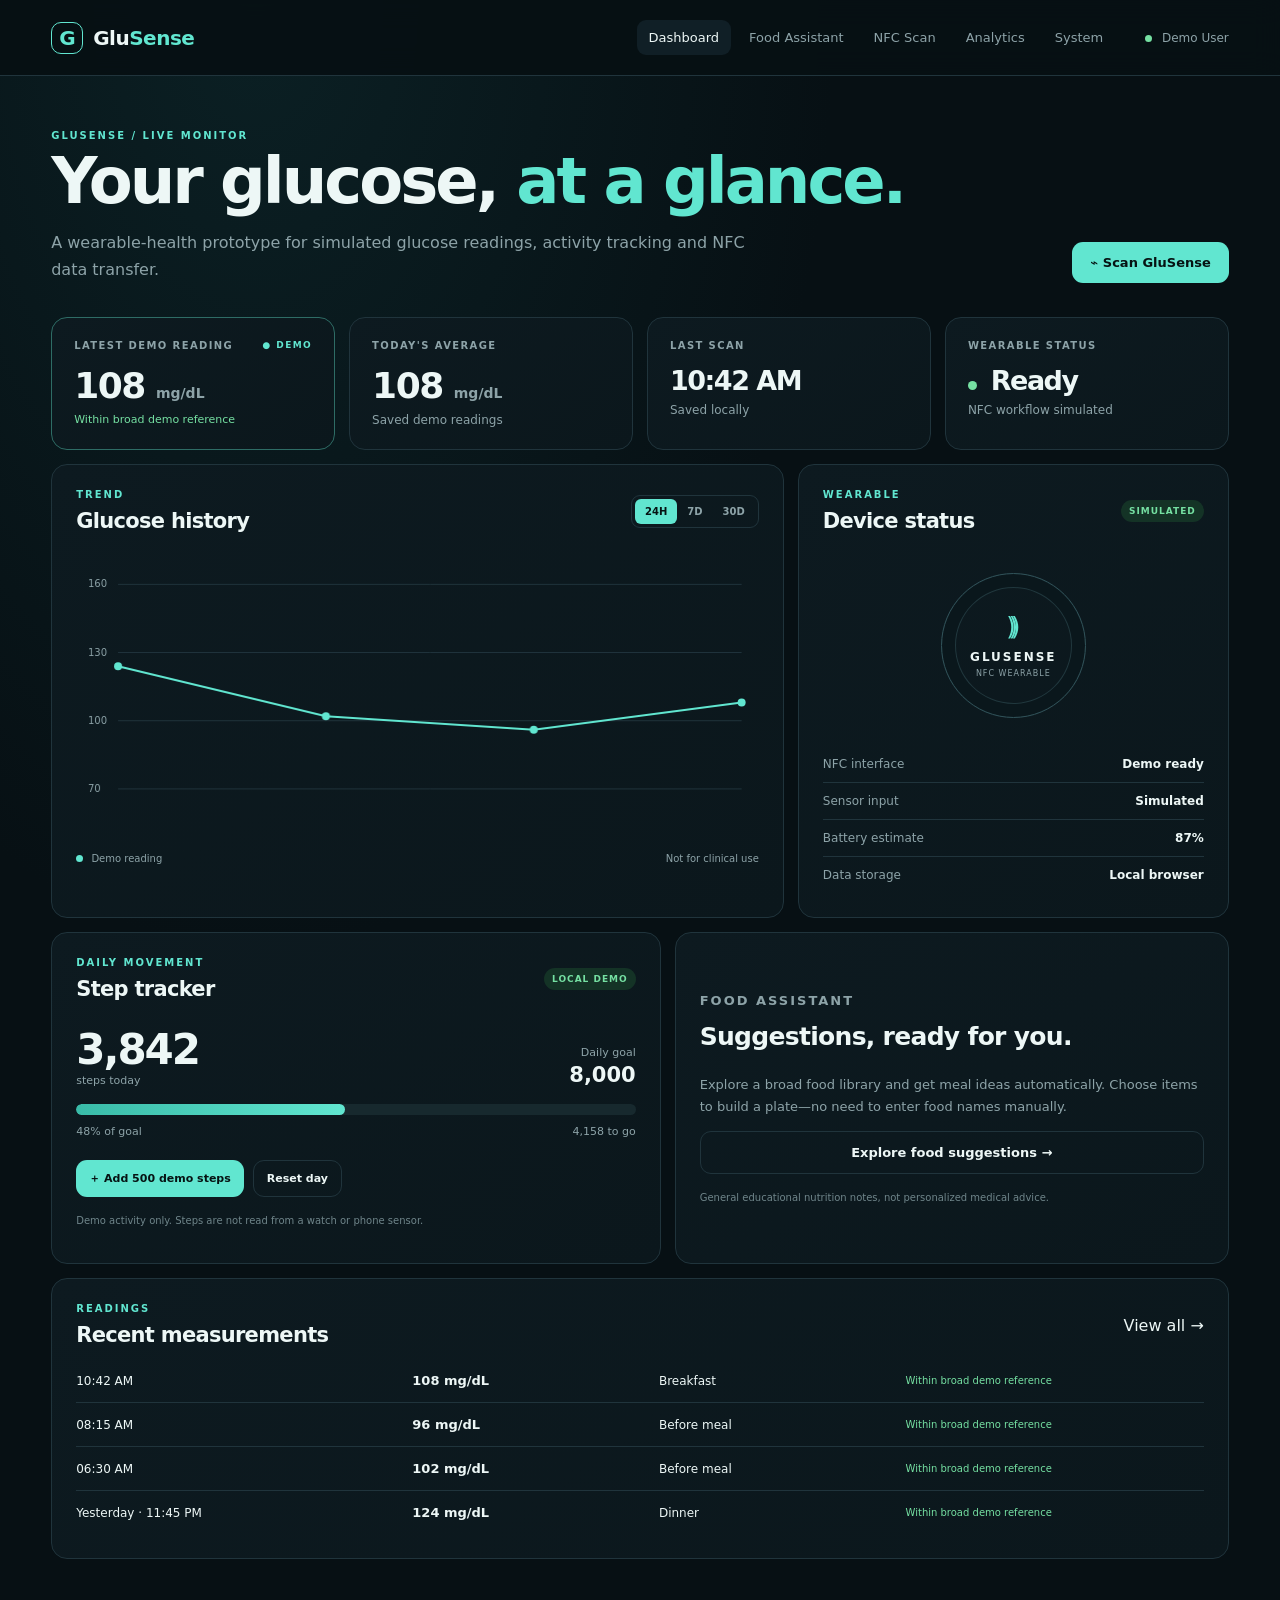
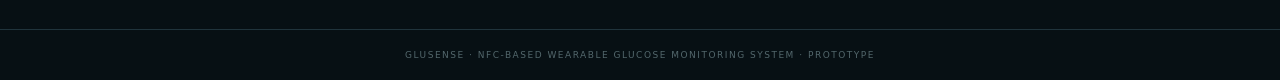
<file: index.html>
<!DOCTYPE html>
<html lang="en"><head><meta charset="UTF-8"><meta name="viewport" content="width=device-width,initial-scale=1.0"><meta name="theme-color" content="#071014"><title>GluSense — Dashboard</title><link rel="stylesheet" href="css/style.css"><script defer src="js/app.js"></script></head>
<body><div class="app">
<header class="topbar"><a class="brand" href="index.html"><span class="brand-mark">G</span><span>Glu<span>Sense</span></span></a><nav><a class="active" href="index.html">Dashboard</a><a href="food.html">Food Assistant</a><a href="scan.html">NFC Scan</a><a href="analytics.html">Analytics</a><a href="system.html">System</a></nav><div class="user-pill"><span class="online"></span> Demo User</div></header>
<main class="page">
<section class="hero-row"><div><p class="eyebrow">GLUSENSE / LIVE MONITOR</p><h1>Your glucose, <em>at a glance.</em></h1><p class="sub">A wearable-health prototype for simulated glucose readings, activity tracking and NFC data transfer.</p></div><a class="primary-btn" href="scan.html">⌁ Scan GluSense</a></section>
<section class="metric-grid">
<article class="metric-card accent"><div class="metric-label">LATEST DEMO READING <span class="live-dot">● DEMO</span></div><div class="metric-value" id="currentGlucose">108 <small>mg/dL</small></div><div class="status good" id="currentStatus">Demo reference only</div></article>
<article class="metric-card"><div class="metric-label">TODAY'S AVERAGE</div><div class="metric-value" id="avgGlucose">110 <small>mg/dL</small></div><div class="muted">Saved demo readings</div></article>
<article class="metric-card"><div class="metric-label">LAST SCAN</div><div class="metric-value compact" id="lastScan">10:42 AM</div><div class="muted" id="lastScanDate">Saved locally</div></article>
<article class="metric-card"><div class="metric-label">WEARABLE STATUS</div><div class="metric-value compact"><span class="status-dot"></span> Ready</div><div class="muted">NFC workflow simulated</div></article>
</section>
<section class="content-grid"><article class="panel chart-panel"><div class="panel-head"><div><p class="eyebrow">TREND</p><h2>Glucose history</h2></div><div class="segmented" id="rangeButtons"><button class="selected" data-range="24h">24H</button><button data-range="7d">7D</button><button data-range="30d">30D</button></div></div><div class="chart-wrap"><canvas id="glucoseChart"></canvas></div><div class="legend"><span><i></i> Demo reading</span><span>Not for clinical use</span></div></article>
<article class="panel device-panel"><div class="panel-head"><div><p class="eyebrow">WEARABLE</p><h2>Device status</h2></div><span class="badge good">SIMULATED</span></div><div class="device-visual"><div class="device-ring"><div class="nfc-symbol">)))</div><b>GLUSENSE</b><small>NFC WEARABLE</small></div></div><div class="status-list"><div><span>NFC interface</span><b>Demo ready</b></div><div><span>Sensor input</span><b>Simulated</b></div><div><span>Battery estimate</span><b>87%</b></div><div><span>Data storage</span><b>Local browser</b></div></div></article></section>
<section class="activity-grid">
<article class="panel steps-panel"><div class="panel-head"><div><p class="eyebrow">DAILY MOVEMENT</p><h2>Step tracker</h2></div><span class="badge good">LOCAL DEMO</span></div><div class="steps-summary"><div><strong id="stepCount">3,842</strong><span>steps today</span></div><div class="step-goal"><span>Daily goal</span><b id="stepGoalLabel">8,000</b></div></div><div class="step-track"><div id="stepProgress" class="step-progress"></div></div><div class="steps-foot"><span id="stepPercent">48% of goal</span><span id="stepRemaining">4,158 to go</span></div><div class="step-controls"><button id="addSteps" class="primary-btn">＋ Add 500 demo steps</button><button id="resetSteps" class="secondary-btn">Reset day</button></div><p class="disclaimer">Demo activity only. Steps are not read from a watch or phone sensor.</p></article>
<article class="panel action-panel"><p class="eyebrow">FOOD ASSISTANT</p><h2>Suggestions, ready for you.</h2><p>Explore a broad food library and get meal ideas automatically. Choose items to build a plate—no need to enter food names manually.</p><a class="secondary-btn" href="food.html">Explore food suggestions →</a><div class="disclaimer">General educational nutrition notes, not personalized medical advice.</div></article>
</section>
<section class="panel"><div class="panel-head"><div><p class="eyebrow">READINGS</p><h2>Recent measurements</h2></div><a class="text-link" href="analytics.html">View all →</a></div><div class="reading-table" id="recentReadings"></div></section>
</main><footer>GLUSENSE · NFC-BASED WEARABLE GLUCOSE MONITORING SYSTEM · PROTOTYPE</footer></div></body></html>
</file>
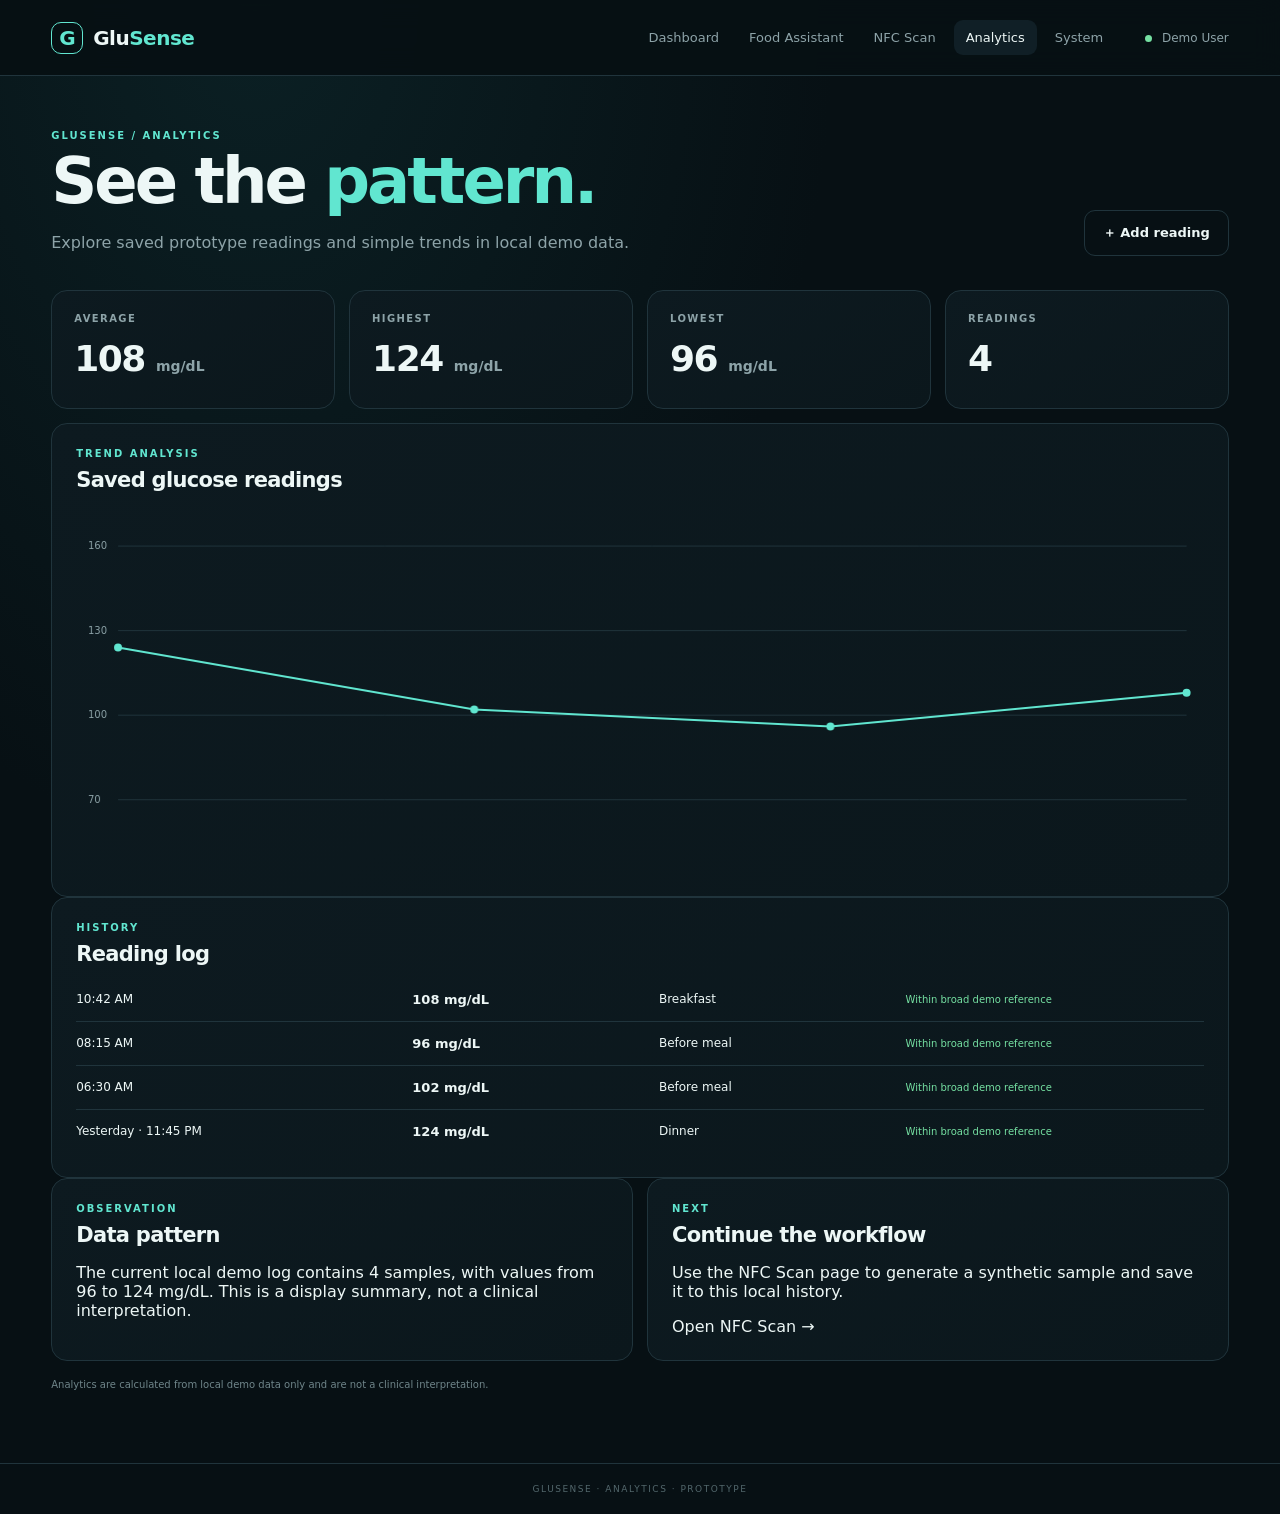
<file: analytics.html>
<!DOCTYPE html><html lang="en"><head><meta charset="UTF-8"><meta name="viewport" content="width=device-width,initial-scale=1.0"><title>GluSense — Analytics</title><link rel="stylesheet" href="css/style.css"><script defer src="js/app.js"></script></head><body><div class="app"><header class="topbar"><a class="brand" href="index.html"><span class="brand-mark">G</span><span>Glu<span>Sense</span></span></a><nav><a href="index.html">Dashboard</a><a href="food.html">Food Assistant</a><a href="scan.html">NFC Scan</a><a class="active" href="analytics.html">Analytics</a><a href="system.html">System</a></nav><div class="user-pill"><span class="online"></span> Demo User</div></header><main class="page"><section class="hero-row"><div><p class="eyebrow">GLUSENSE / ANALYTICS</p><h1>See the <em>pattern.</em></h1><p class="sub">Explore saved prototype readings and simple trends in local demo data.</p></div><a class="secondary-btn" href="scan.html">＋ Add reading</a></section><section class="stat-grid"><article class="metric-card"><div class="metric-label">AVERAGE</div><div class="metric-value" id="analyticsAvg">110 <small>mg/dL</small></div></article><article class="metric-card"><div class="metric-label">HIGHEST</div><div class="metric-value" id="analyticsHigh">124 <small>mg/dL</small></div></article><article class="metric-card"><div class="metric-label">LOWEST</div><div class="metric-value" id="analyticsLow">96 <small>mg/dL</small></div></article><article class="metric-card"><div class="metric-label">READINGS</div><div class="metric-value" id="analyticsCount">4</div></article></section><section class="panel chart-panel"><div class="panel-head"><div><p class="eyebrow">TREND ANALYSIS</p><h2>Saved glucose readings</h2></div></div><div class="chart-wrap tall"><canvas id="analyticsChart"></canvas></div></section><section class="panel"><div class="panel-head"><div><p class="eyebrow">HISTORY</p><h2>Reading log</h2></div></div><div class="reading-table full-table" id="analyticsTable"></div></section><section class="insight-grid"><article class="panel"><p class="eyebrow">OBSERVATION</p><h2>Data pattern</h2><p id="patternText">A summary of the saved demo samples will appear here.</p></article><article class="panel"><p class="eyebrow">NEXT</p><h2>Continue the workflow</h2><p>Use the NFC Scan page to generate a synthetic sample and save it to this local history.</p><a href="scan.html" class="text-link">Open NFC Scan →</a></article></section><div class="disclaimer wide">Analytics are calculated from local demo data only and are not a clinical interpretation.</div></main><footer>GLUSENSE · ANALYTICS · PROTOTYPE</footer></div></body></html>
</file>
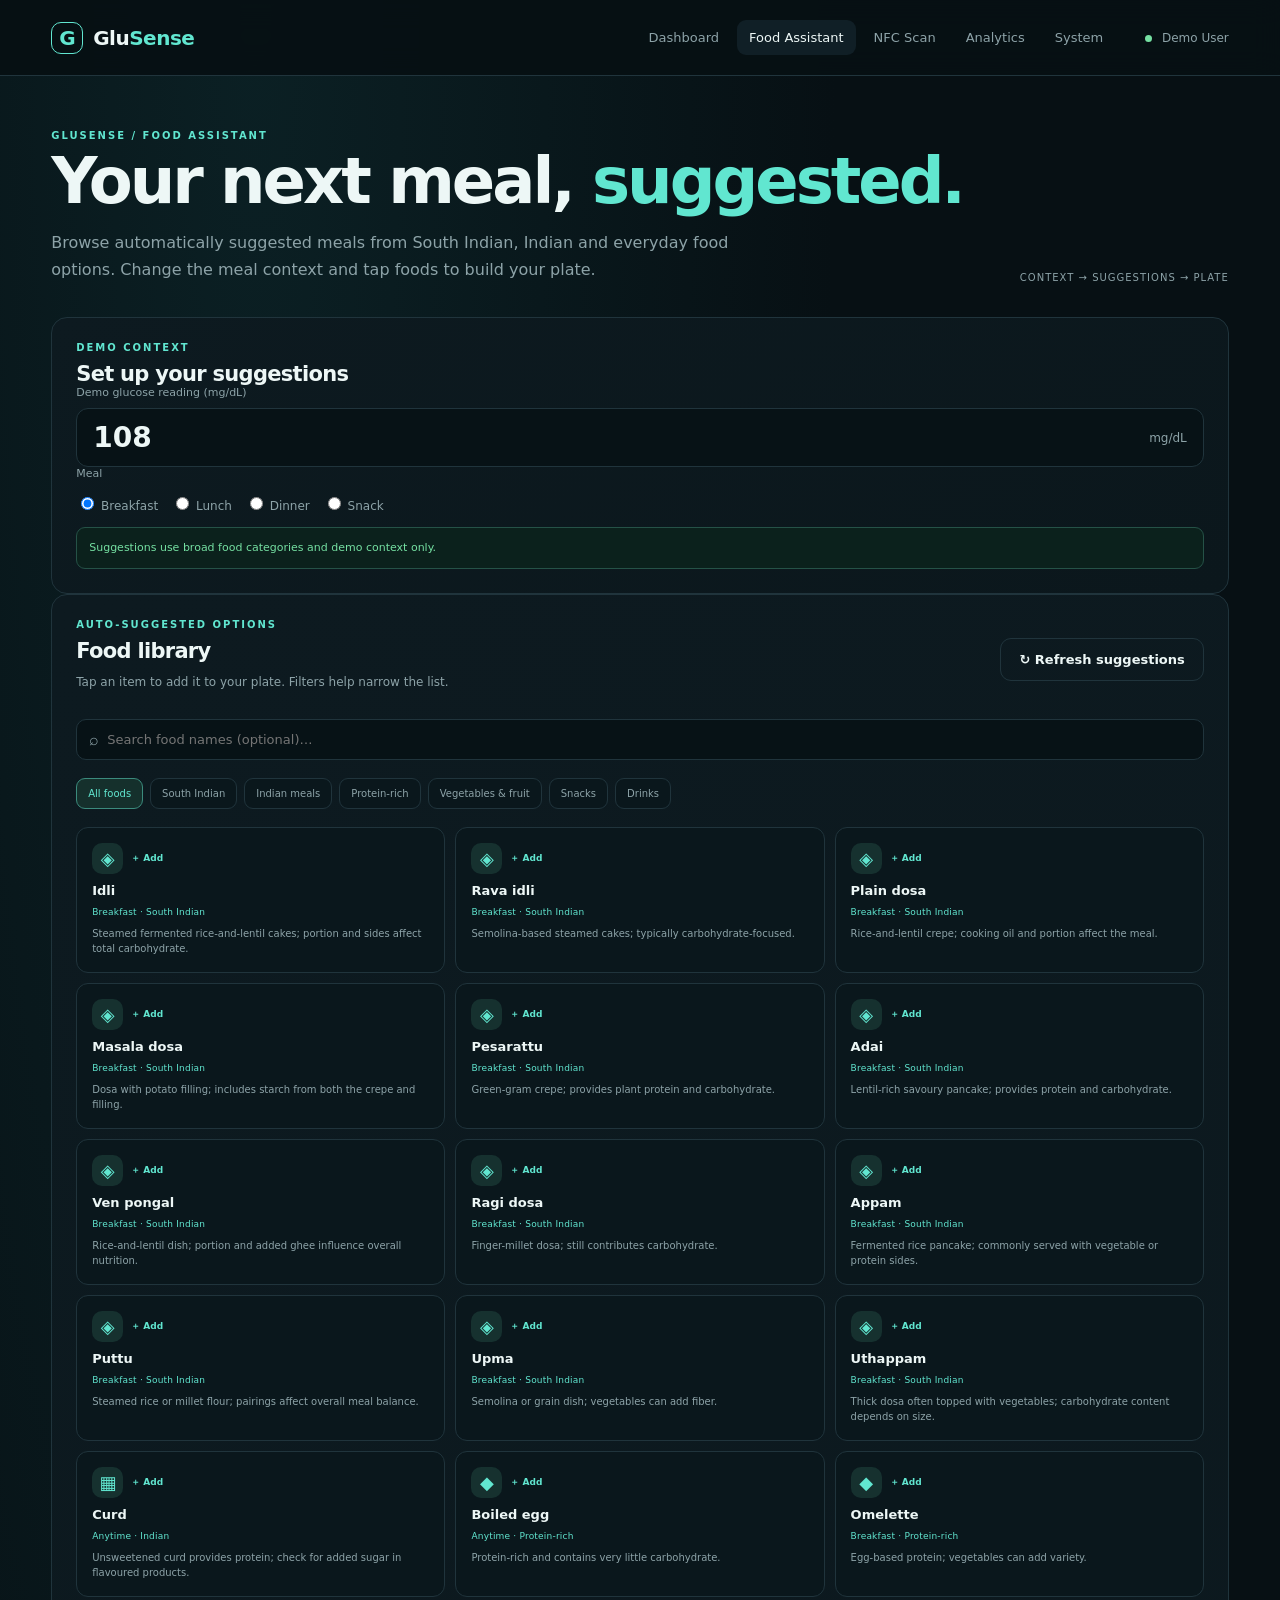
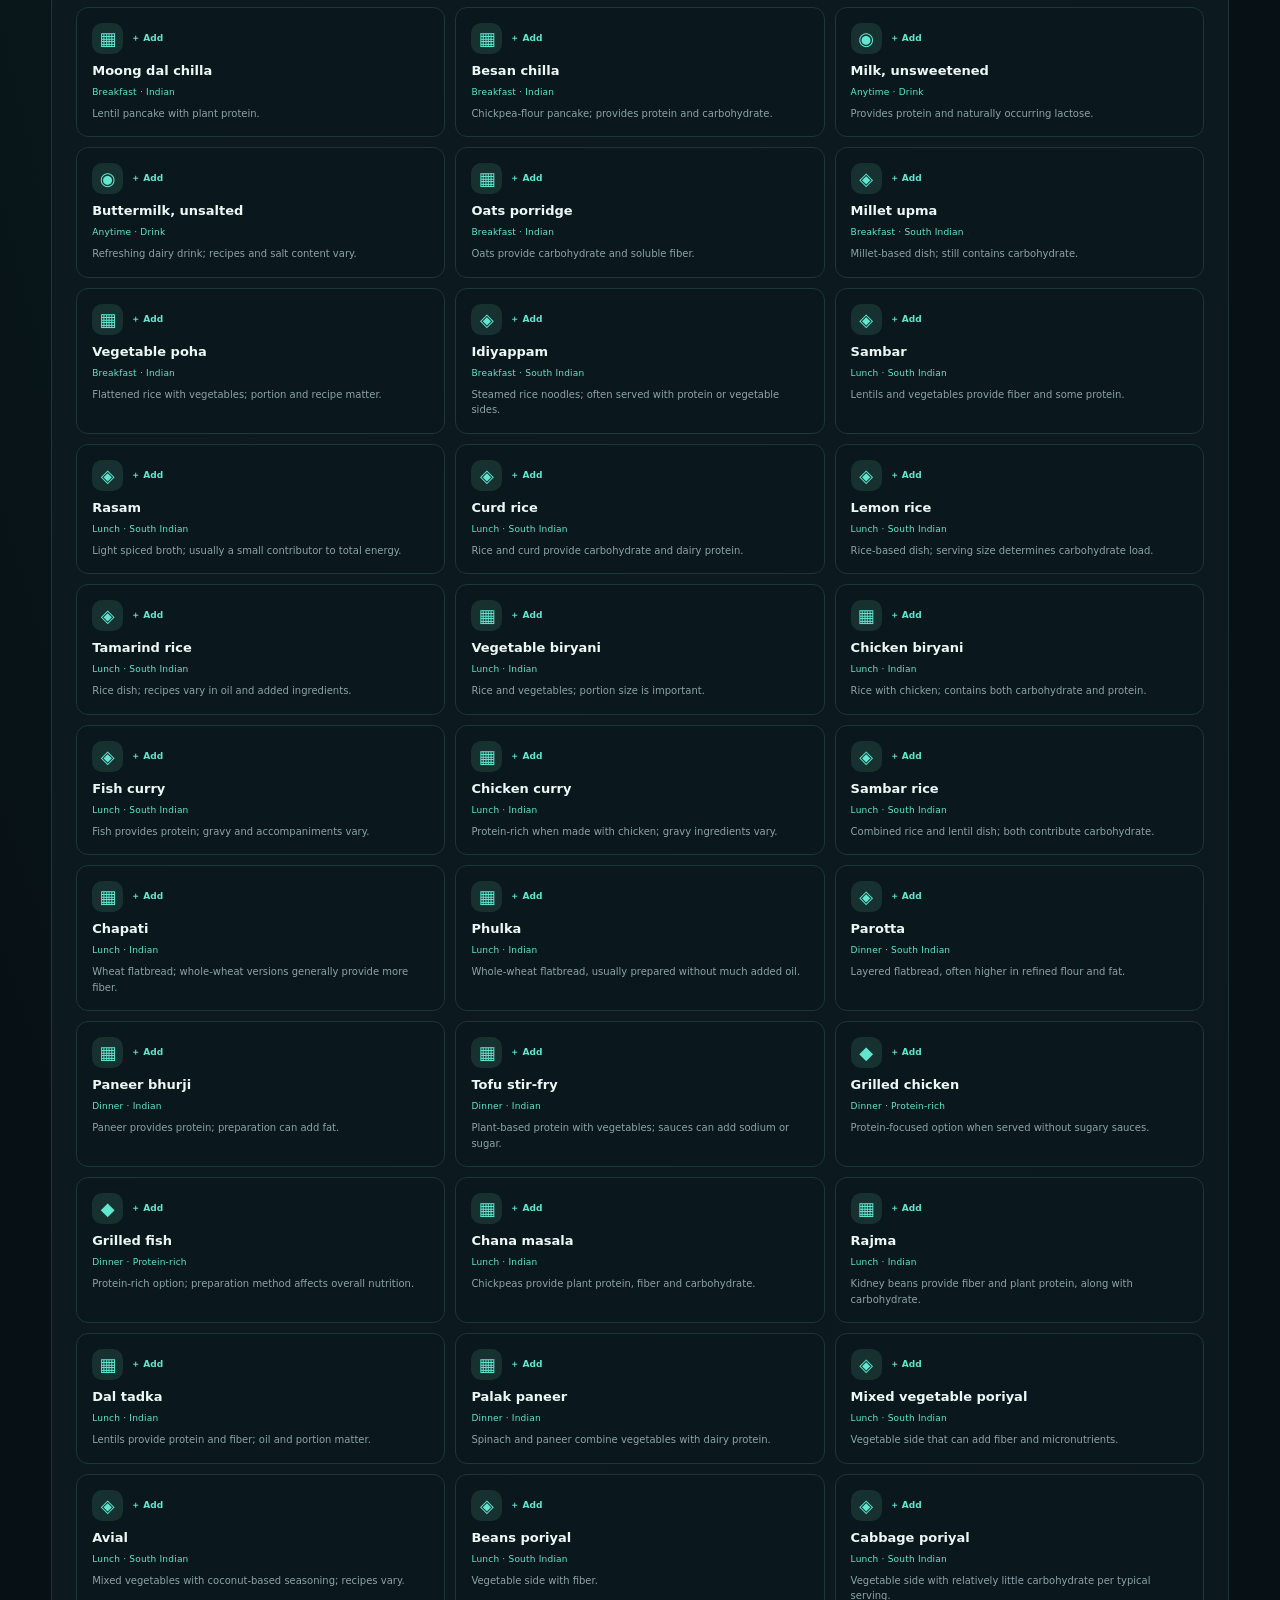
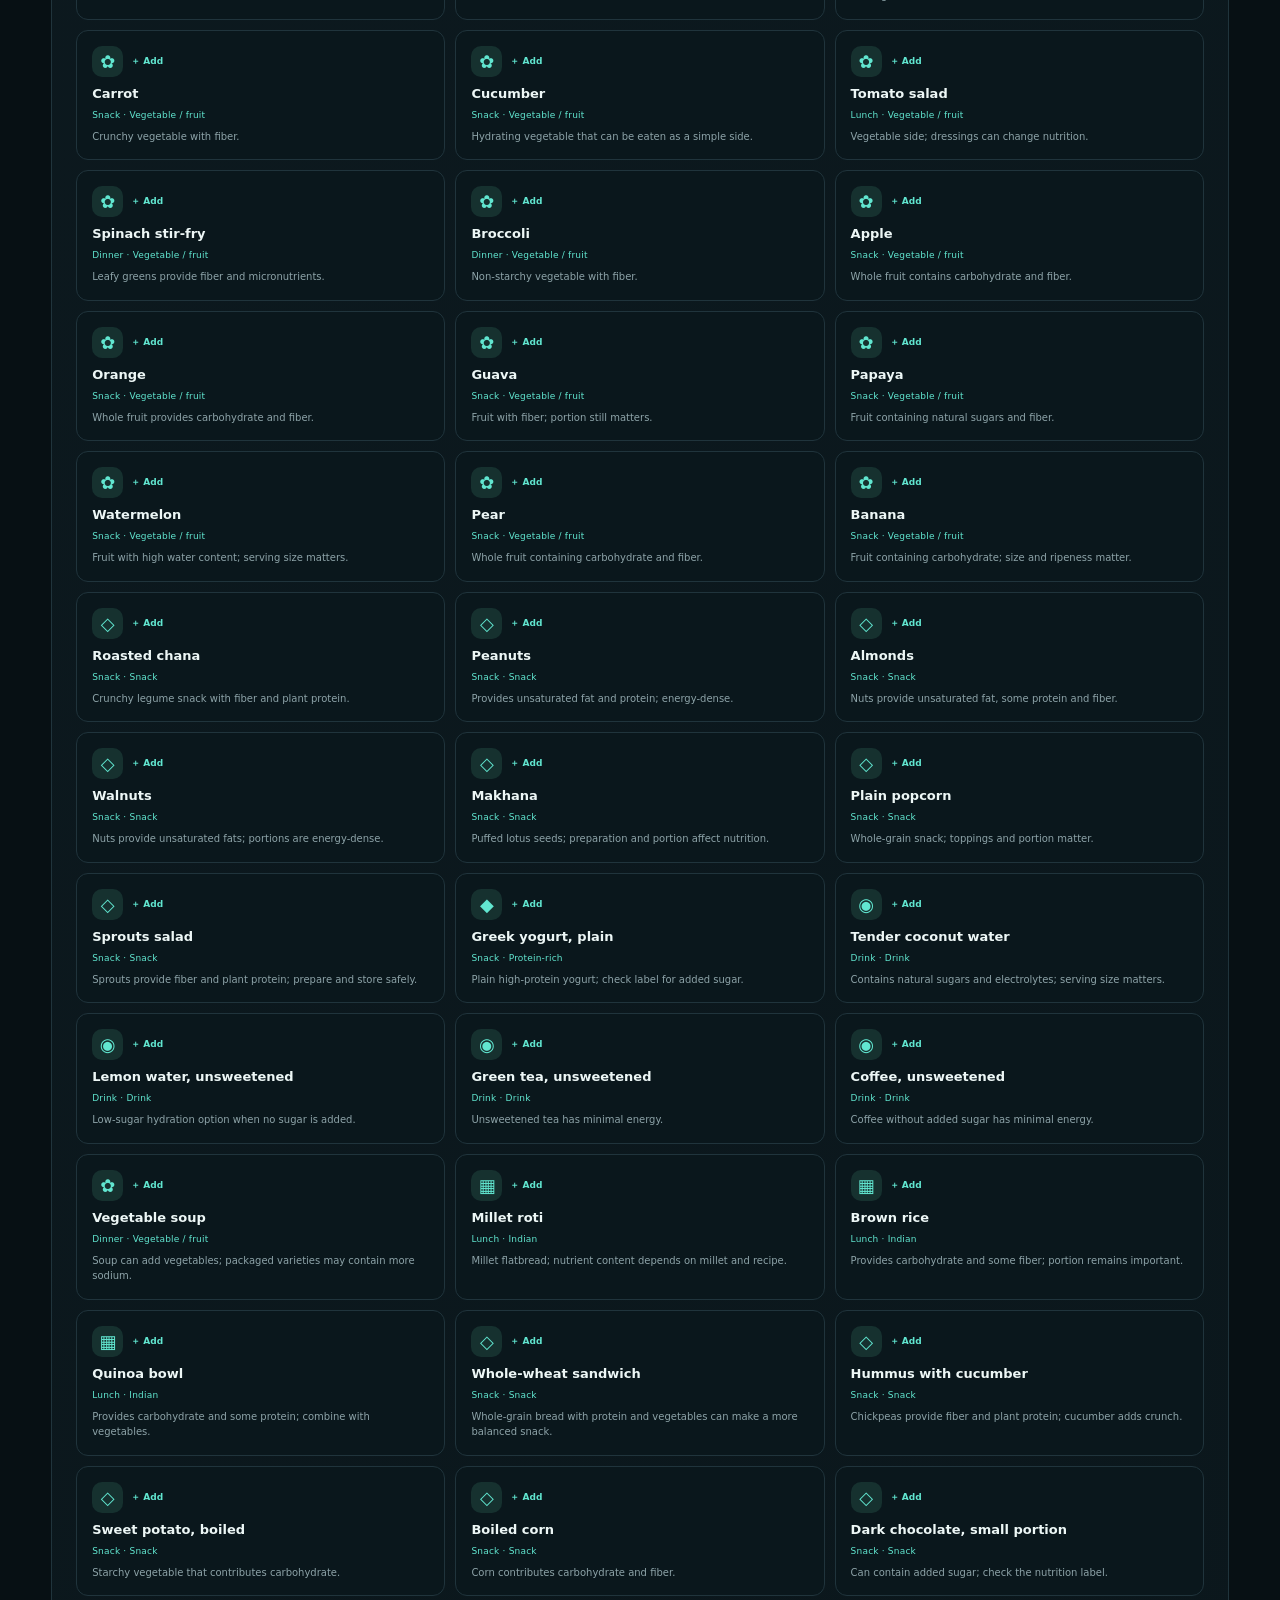
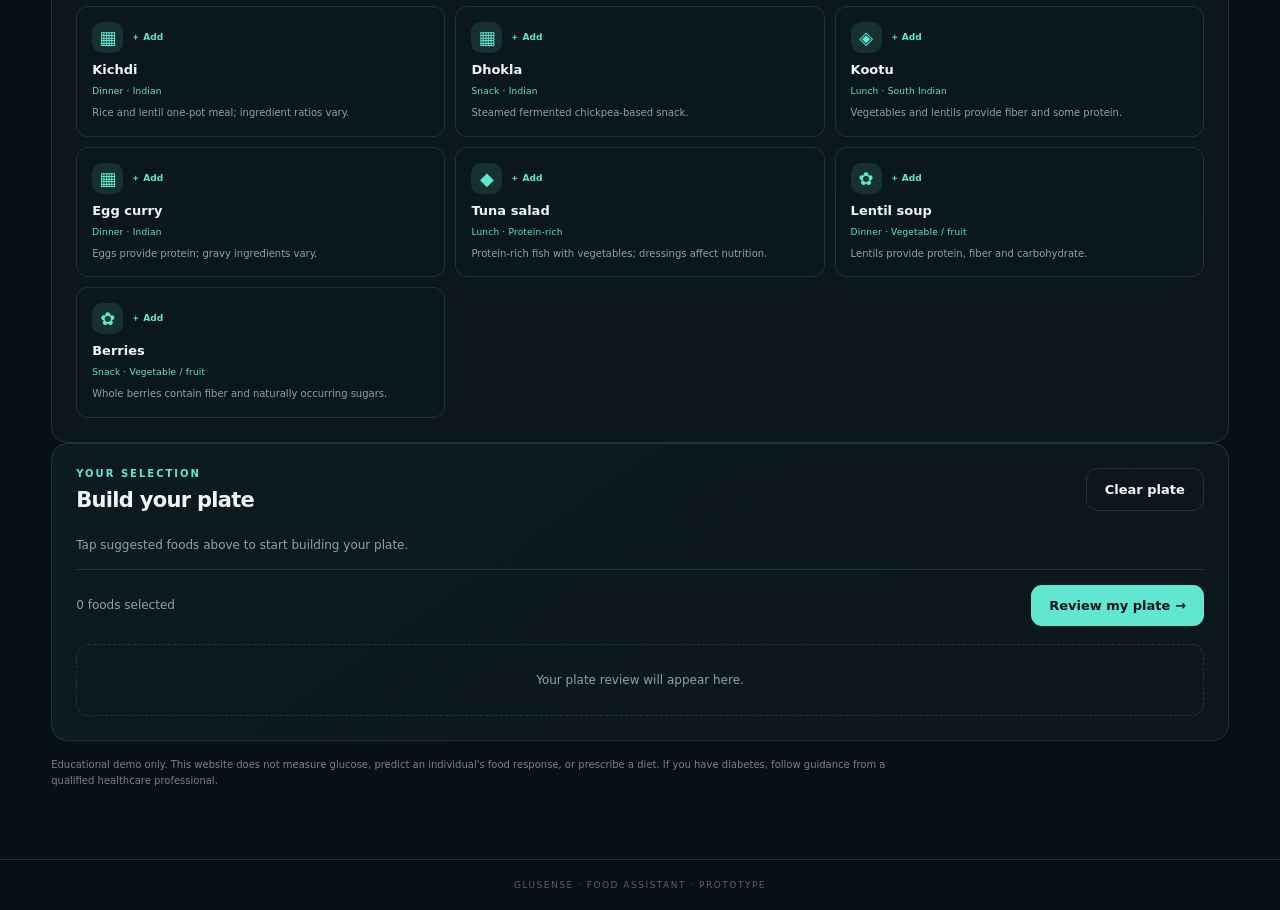
<file: food.html>
<!DOCTYPE html>
<html lang="en"><head><meta charset="UTF-8"><meta name="viewport" content="width=device-width,initial-scale=1.0"><meta name="theme-color" content="#071014"><title>GluSense — Food Assistant</title><link rel="stylesheet" href="css/style.css"><script defer src="js/app.js"></script></head>
<body><div class="app"><header class="topbar"><a class="brand" href="index.html"><span class="brand-mark">G</span><span>Glu<span>Sense</span></span></a><nav><a href="index.html">Dashboard</a><a class="active" href="food.html">Food Assistant</a><a href="scan.html">NFC Scan</a><a href="analytics.html">Analytics</a><a href="system.html">System</a></nav><div class="user-pill"><span class="online"></span> Demo User</div></header>
<main class="page"><section class="hero-row"><div><p class="eyebrow">GLUSENSE / FOOD ASSISTANT</p><h1>Your next meal, <em>suggested.</em></h1><p class="sub">Browse automatically suggested meals from South Indian, Indian and everyday food options. Change the meal context and tap foods to build your plate.</p></div><div class="mini-step">CONTEXT → SUGGESTIONS → PLATE</div></section>
<section class="food-controls panel"><div class="food-control-main"><div><p class="eyebrow">DEMO CONTEXT</p><h2>Set up your suggestions</h2></div><div class="food-context-fields"><label class="field-label" for="foodGlucose">Demo glucose reading (mg/dL)</label><div class="input-big"><input id="foodGlucose" type="number" min="40" max="500" value="108"><span>mg/dL</span></div></div><div class="food-context-fields"><span class="field-label">Meal</span><div class="choice-row"><label><input type="radio" name="meal" value="breakfast" checked> Breakfast</label><label><input type="radio" name="meal" value="lunch"> Lunch</label><label><input type="radio" name="meal" value="dinner"> Dinner</label><label><input type="radio" name="meal" value="snack"> Snack</label></div></div><div id="foodGlucoseStatus" class="info-box good">Suggestions use broad food categories and demo context only.</div></div></section>
<section class="panel suggestions-panel"><div class="panel-head"><div><p class="eyebrow">AUTO-SUGGESTED OPTIONS</p><h2>Food library</h2><p class="muted">Tap an item to add it to your plate. Filters help narrow the list.</p></div><button id="refreshFoods" class="secondary-btn">↻ Refresh suggestions</button></div>
<div class="search-box">⌕ <input id="foodSearch" type="search" placeholder="Search food names (optional)…"></div>
<div class="food-filter-row" id="foodFilters"><button class="food-filter selected" data-filter="all">All foods</button><button class="food-filter" data-filter="south">South Indian</button><button class="food-filter" data-filter="indian">Indian meals</button><button class="food-filter" data-filter="protein">Protein-rich</button><button class="food-filter" data-filter="vegetable">Vegetables & fruit</button><button class="food-filter" data-filter="snack">Snacks</button><button class="food-filter" data-filter="drink">Drinks</button></div>
<div id="foodOptions" class="food-card-grid"></div></section>
<section class="panel plate-builder"><div class="panel-head"><div><p class="eyebrow">YOUR SELECTION</p><h2>Build your plate</h2></div><button id="clearPlate" class="secondary-btn">Clear plate</button></div><div id="selectedFoods" class="selected-foods"><span class="muted">Tap suggested foods above to start building your plate.</span></div><div class="plate-action-row"><span id="plateCount" class="muted">0 foods selected</span><button id="analyzeFood" class="primary-btn">Review my plate →</button></div><div id="foodResults" class="food-results"><div class="empty-state">Your plate review will appear here.</div></div></section>
<section class="plate-section panel" id="plateSection" hidden><div class="panel-head"><div><p class="eyebrow">PLATE OVERVIEW</p><h2>Nutrition balance overview</h2></div></div><div class="plate-wrap"><div class="plate"><div class="plate-seg veg">VEG / FIBER</div><div class="plate-seg protein">PROTEIN</div><div class="plate-seg carb">CARBOHYDRATE</div></div><div><h3 id="plateTitle">Your selected plate</h3><p id="plateText">A broad category breakdown of the foods you selected.</p></div></div></section>
<div class="disclaimer wide">Educational demo only. This website does not measure glucose, predict an individual's food response, or prescribe a diet. If you have diabetes, follow guidance from a qualified healthcare professional.</div>
</main><footer>GLUSENSE · FOOD ASSISTANT · PROTOTYPE</footer></div></body></html>
</file>
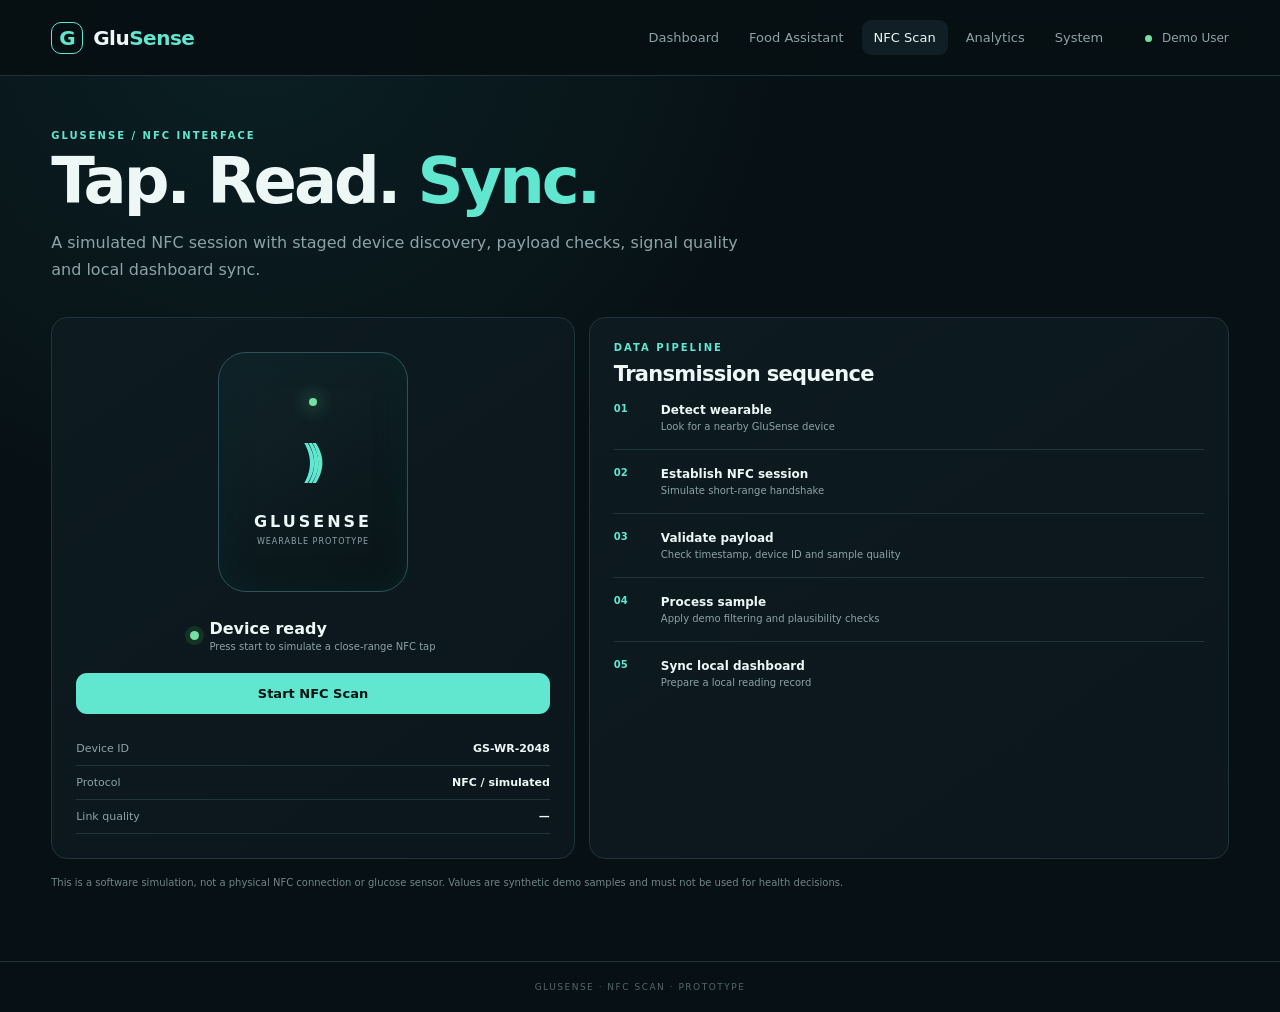
<file: scan.html>
<!DOCTYPE html>
<html lang="en"><head><meta charset="UTF-8"><meta name="viewport" content="width=device-width,initial-scale=1.0"><meta name="theme-color" content="#071014"><title>GluSense — NFC Scan</title><link rel="stylesheet" href="css/style.css"><script defer src="js/app.js"></script></head>
<body><div class="app"><header class="topbar"><a class="brand" href="index.html"><span class="brand-mark">G</span><span>Glu<span>Sense</span></span></a><nav><a href="index.html">Dashboard</a><a href="food.html">Food Assistant</a><a class="active" href="scan.html">NFC Scan</a><a href="analytics.html">Analytics</a><a href="system.html">System</a></nav><div class="user-pill"><span class="online"></span> Demo User</div></header>
<main class="page scan-page"><section class="hero-row"><div><p class="eyebrow">GLUSENSE / NFC INTERFACE</p><h1>Tap. Read. <em>Sync.</em></h1><p class="sub">A simulated NFC session with staged device discovery, payload checks, signal quality and local dashboard sync.</p></div></section>
<section class="scan-grid"><article class="panel scan-card"><div class="nfc-device"><div class="device-light"></div><div class="nfc-large">)))</div><b>GLUSENSE</b><small>WEARABLE PROTOTYPE</small></div><div id="scanState" class="scan-state"><span class="pulse"></span><div><b>Device ready</b><small>Press start to simulate a close-range NFC tap</small></div></div><button id="startScan" class="primary-btn full">Start NFC Scan</button><div class="scan-metadata"><div><span>Device ID</span><b>GS-WR-2048</b></div><div><span>Protocol</span><b>NFC / simulated</b></div><div><span>Link quality</span><b id="scanSignal">—</b></div></div></article>
<article class="panel process-card"><p class="eyebrow">DATA PIPELINE</p><h2>Transmission sequence</h2><div class="pipeline" id="pipeline"><div><span>01</span><b>Detect wearable</b><small>Look for a nearby GluSense device</small></div><div><span>02</span><b>Establish NFC session</b><small>Simulate short-range handshake</small></div><div><span>03</span><b>Validate payload</b><small>Check timestamp, device ID and sample quality</small></div><div><span>04</span><b>Process sample</b><small>Apply demo filtering and plausibility checks</small></div><div><span>05</span><b>Sync local dashboard</b><small>Prepare a local reading record</small></div></div></article></section>
<section id="scanResult" class="panel scan-result" hidden><div><p class="eyebrow">SIMULATED PAYLOAD RECEIVED</p><div class="scan-value"><span id="scanValue">108</span> <small>mg/dL</small></div><p id="scanMeta">Demo sample · timestamp pending</p><div id="scanQuality" class="info-box good">Payload checks passed.</div></div><button id="saveScan" class="secondary-btn">Save demo reading →</button></section>
<div class="disclaimer wide">This is a software simulation, not a physical NFC connection or glucose sensor. Values are synthetic demo samples and must not be used for health decisions.</div></main><footer>GLUSENSE · NFC SCAN · PROTOTYPE</footer></div></body></html>
</file>
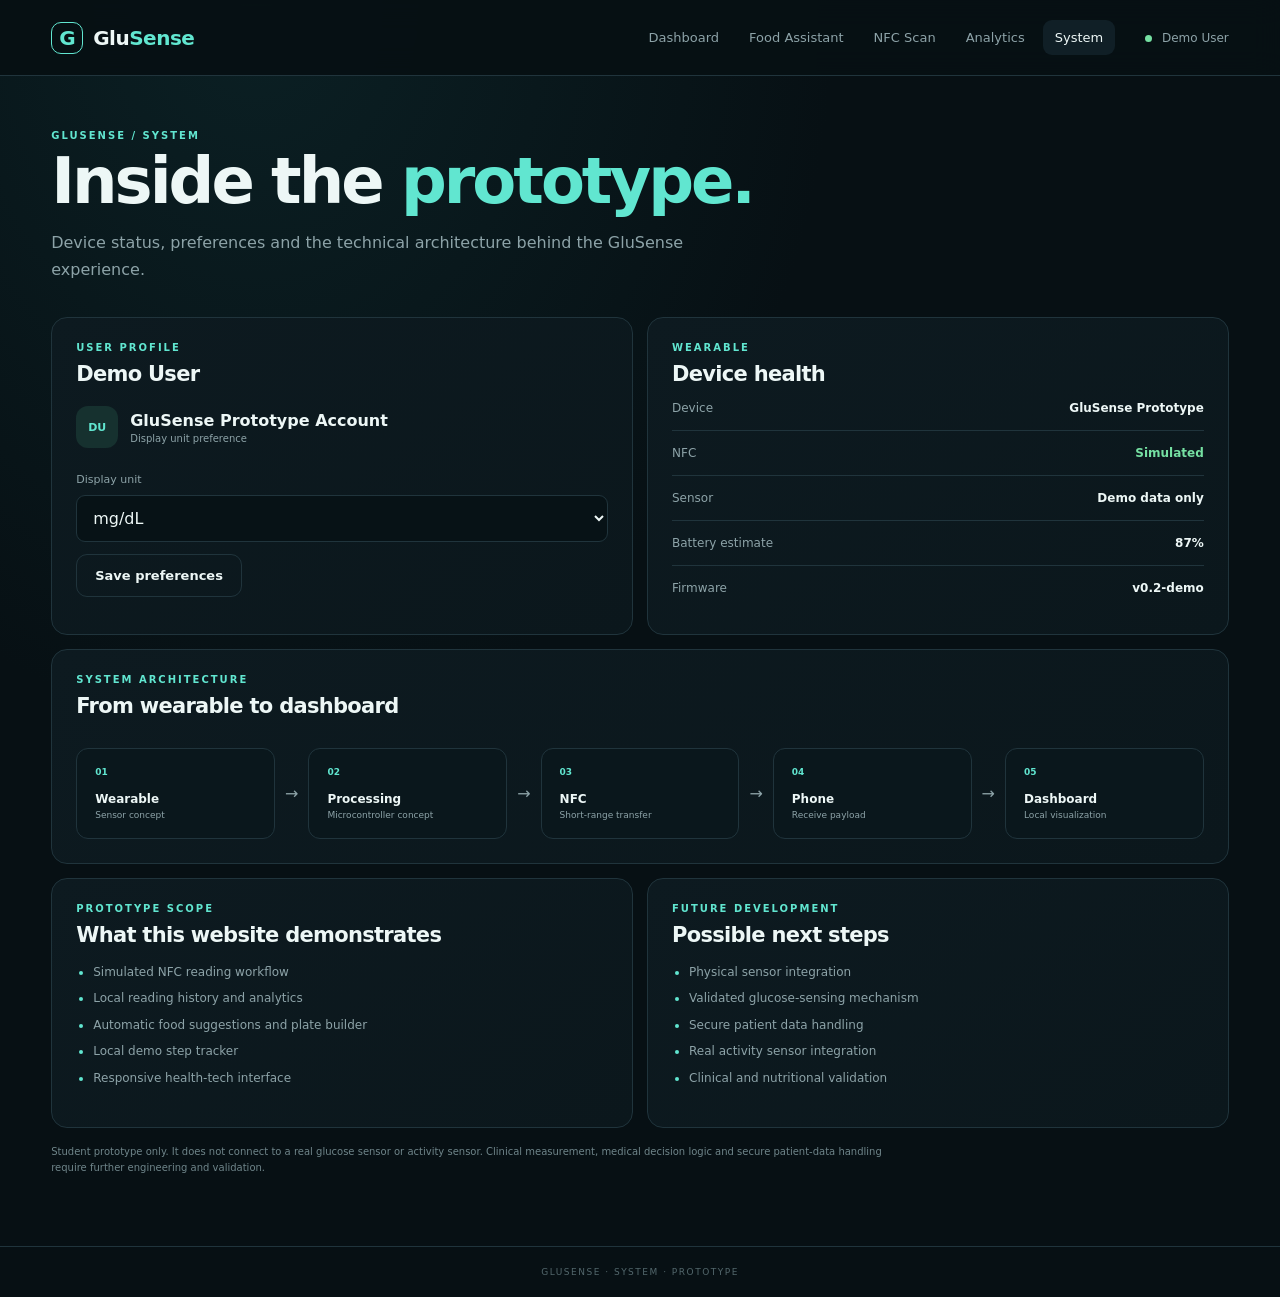
<file: system.html>
<!DOCTYPE html><html lang="en"><head><meta charset="UTF-8"><meta name="viewport" content="width=device-width,initial-scale=1.0"><title>GluSense — System</title><link rel="stylesheet" href="css/style.css"><script defer src="js/app.js"></script></head><body><div class="app"><header class="topbar"><a class="brand" href="index.html"><span class="brand-mark">G</span><span>Glu<span>Sense</span></span></a><nav><a href="index.html">Dashboard</a><a href="food.html">Food Assistant</a><a href="scan.html">NFC Scan</a><a href="analytics.html">Analytics</a><a class="active" href="system.html">System</a></nav><div class="user-pill"><span class="online"></span> Demo User</div></header><main class="page"><section class="hero-row"><div><p class="eyebrow">GLUSENSE / SYSTEM</p><h1>Inside the <em>prototype.</em></h1><p class="sub">Device status, preferences and the technical architecture behind the GluSense experience.</p></div></section><section class="system-grid"><article class="panel"><p class="eyebrow">USER PROFILE</p><h2>Demo User</h2><div class="profile"><div class="avatar">DU</div><div><b>GluSense Prototype Account</b><small>Display unit preference</small></div></div><label class="field-label" for="unitSelect">Display unit</label><select id="unitSelect"><option>mg/dL</option><option>mmol/L</option></select><button id="saveSettings" class="secondary-btn">Save preferences</button><span id="settingsSaved" class="saved-msg"></span></article><article class="panel"><p class="eyebrow">WEARABLE</p><h2>Device health</h2><div class="status-list large"><div><span>Device</span><b>GluSense Prototype</b></div><div><span>NFC</span><b class="good-text">Simulated</b></div><div><span>Sensor</span><b>Demo data only</b></div><div><span>Battery estimate</span><b>87%</b></div><div><span>Firmware</span><b>v0.2-demo</b></div></div></article></section><section class="panel architecture"><div class="panel-head"><div><p class="eyebrow">SYSTEM ARCHITECTURE</p><h2>From wearable to dashboard</h2></div></div><div class="architecture-flow"><div><strong>01</strong><b>Wearable</b><small>Sensor concept</small></div><i>→</i><div><strong>02</strong><b>Processing</b><small>Microcontroller concept</small></div><i>→</i><div><strong>03</strong><b>NFC</b><small>Short-range transfer</small></div><i>→</i><div><strong>04</strong><b>Phone</b><small>Receive payload</small></div><i>→</i><div><strong>05</strong><b>Dashboard</b><small>Local visualization</small></div></div></section><section class="future-grid"><article class="panel"><p class="eyebrow">PROTOTYPE SCOPE</p><h2>What this website demonstrates</h2><ul class="clean-list"><li>Simulated NFC reading workflow</li><li>Local reading history and analytics</li><li>Automatic food suggestions and plate builder</li><li>Local demo step tracker</li><li>Responsive health-tech interface</li></ul></article><article class="panel"><p class="eyebrow">FUTURE DEVELOPMENT</p><h2>Possible next steps</h2><ul class="clean-list"><li>Physical sensor integration</li><li>Validated glucose-sensing mechanism</li><li>Secure patient data handling</li><li>Real activity sensor integration</li><li>Clinical and nutritional validation</li></ul></article></section><div class="disclaimer wide">Student prototype only. It does not connect to a real glucose sensor or activity sensor. Clinical measurement, medical decision logic and secure patient-data handling require further engineering and validation.</div></main><footer>GLUSENSE · SYSTEM · PROTOTYPE</footer></div></body></html>
</file>
<file: css/style.css>
:root{--bg:#071014;--panel:#0d1a20;--panel2:#101f26;--line:#20343c;--text:#edf7f6;--muted:#8da3a8;--accent:#61e6d0;--accent2:#a4fff0;--good:#75e0a2;--warn:#f2c66d;--bad:#ff7f87;--max:1240px}*{box-sizing:border-box}body{margin:0;background:radial-gradient(ellipse at 20% 0%,#0b2024 0,transparent 40%),var(--bg);color:var(--text);font-family:Inter,ui-sans-serif,system-ui,-apple-system,BlinkMacSystemFont,"Segoe UI",sans-serif}a{color:inherit;text-decoration:none}button,input,select{font:inherit}.app{min-height:100vh}.topbar{min-height:76px;border-bottom:1px solid var(--line);display:flex;align-items:center;padding:0 4vw;gap:30px;background:rgba(7,16,20,.94);position:sticky;top:0;z-index:10;backdrop-filter:blur(14px)}.brand{display:flex;align-items:center;gap:10px;font-size:20px;font-weight:800;letter-spacing:-.5px;margin-right:auto;white-space:nowrap}.brand>span:last-child>span{color:var(--accent)}.brand-mark{width:32px;height:32px;border:1px solid var(--accent);border-radius:10px;display:grid;place-items:center;color:var(--accent);font-weight:900}nav{display:flex;gap:6px;align-items:center}nav a{font-size:13px;color:var(--muted);padding:10px 12px;border-radius:9px;white-space:nowrap}nav a:hover,nav a.active{color:var(--text);background:var(--panel2)}.user-pill{font-size:12px;color:var(--muted);white-space:nowrap}.online{display:inline-block;width:7px;height:7px;background:var(--good);border-radius:50%;margin-right:6px}.page{width:min(var(--max),92vw);margin:0 auto;padding:54px 0 70px}.hero-row{display:flex;align-items:end;justify-content:space-between;gap:30px;margin-bottom:34px}.eyebrow{font-size:10px;letter-spacing:2px;color:var(--accent);font-weight:800;margin:0 0 9px}.hero-row h1{font-size:clamp(38px,5vw,66px);letter-spacing:-3px;line-height:.98;margin:0 0 16px}.hero-row h1 em{font-style:normal;color:var(--accent)}.sub{max-width:700px;color:var(--muted);line-height:1.7;margin:0}.primary-btn,.secondary-btn{display:inline-flex;align-items:center;justify-content:center;border:0;border-radius:11px;padding:13px 18px;cursor:pointer;font-weight:800;font-size:13px;white-space:nowrap;transition:transform .18s,border-color .18s,background .18s}.primary-btn{background:var(--accent);color:#061313}.primary-btn:hover{background:var(--accent2);transform:translateY(-1px)}.primary-btn:disabled{opacity:.6;cursor:wait;transform:none}.secondary-btn{background:transparent;color:var(--text);border:1px solid var(--line)}.secondary-btn:hover{border-color:var(--accent);color:var(--accent)}.full{width:100%;margin-top:20px}.metric-grid,.stat-grid{display:grid;grid-template-columns:repeat(4,1fr);gap:14px;margin-bottom:14px}.metric-card,.panel{background:linear-gradient(145deg,var(--panel),#0b171c);border:1px solid var(--line);border-radius:16px}.metric-card{padding:22px}.metric-card.accent{border-color:#2e6c65}.metric-label{font-size:10px;letter-spacing:1.4px;color:var(--muted);font-weight:800}.live-dot{float:right;color:var(--accent);font-size:9px}.metric-value{font-size:36px;font-weight:800;letter-spacing:-1.5px;margin:14px 0 7px}.metric-value small,.scan-value small{font-size:14px;color:var(--muted);letter-spacing:0}.metric-value.compact{font-size:27px}.muted{font-size:12px;color:var(--muted)}.status{font-size:11px}.good{color:var(--good)}.badge{font-size:9px;font-weight:800;letter-spacing:1px;padding:6px 8px;border-radius:99px;background:#143326;color:var(--good)}.status-dot{display:inline-block;width:9px;height:9px;border-radius:50%;background:var(--good);margin-right:6px}.content-grid,.activity-grid{display:grid;grid-template-columns:1.7fr 1fr;gap:14px;margin-top:14px;margin-bottom:14px}.activity-grid{grid-template-columns:1.1fr 1fr}.panel{padding:24px}.panel-head,.analysis-head{display:flex;justify-content:space-between;align-items:center;gap:20px;margin-bottom:12px}.panel h2{font-size:21px;letter-spacing:-.7px;margin:0}.chart-wrap{height:300px;margin-top:20px}.chart-wrap.tall{height:360px}.chart-wrap canvas{width:100%;height:100%;display:block}.segmented{display:flex;border:1px solid var(--line);border-radius:9px;padding:3px}.segmented button{background:transparent;border:0;color:var(--muted);font-size:10px;font-weight:800;padding:7px 10px;border-radius:6px;cursor:pointer}.segmented button.selected{background:var(--accent);color:#061313}.legend{display:flex;justify-content:space-between;color:var(--muted);font-size:10px}.legend i{display:inline-block;width:7px;height:7px;border-radius:50%;background:var(--accent);margin-right:5px}.device-visual{display:grid;place-items:center;padding:28px 0}.device-ring{width:145px;height:145px;border:1px solid #31535a;border-radius:50%;display:flex;flex-direction:column;align-items:center;justify-content:center;box-shadow:inset 0 0 0 13px #0a171c,inset 0 0 0 14px #20373d}.device-ring b{font-size:12px;letter-spacing:2px}.device-ring small{font-size:8px;color:var(--muted);letter-spacing:1px;margin-top:5px}.nfc-symbol{font-size:24px;color:var(--accent);letter-spacing:-7px;margin-left:-7px;margin-bottom:9px}.status-list>div{display:flex;justify-content:space-between;gap:15px;padding:11px 0;border-bottom:1px solid var(--line);font-size:12px}.status-list>div:last-child{border-bottom:0}.status-list span{color:var(--muted)}.reading-row{display:grid;grid-template-columns:1.1fr .8fr .8fr 1fr;align-items:center;padding:14px 0;border-bottom:1px solid var(--line);font-size:12px;gap:8px}.reading-row:last-child{border-bottom:0}.reading-row b{font-size:13px}.reading-status{color:var(--good);font-size:10px}.action-panel{display:flex;flex-direction:column;justify-content:center}.action-panel h2{font-size:25px;margin:0 0 10px}.action-panel p{color:var(--muted);font-size:13px;line-height:1.7}.disclaimer{font-size:10px;line-height:1.6;color:#6f858a;margin-top:16px}.wide{max-width:850px}.steps-summary{display:flex;justify-content:space-between;align-items:end;margin:24px 0 17px}.steps-summary strong{font-size:42px;letter-spacing:-2px;display:block}.steps-summary span,.step-goal span{display:block;color:var(--muted);font-size:11px}.step-goal{text-align:right}.step-goal b{display:block;font-size:21px;margin-top:4px}.step-track{height:11px;background:#17292e;border-radius:99px;overflow:hidden}.step-progress{height:100%;width:0;background:linear-gradient(90deg,#39bba8,var(--accent));border-radius:99px;transition:width .4s}.steps-foot{display:flex;justify-content:space-between;color:var(--muted);font-size:11px;margin-top:10px}.step-controls{display:flex;gap:9px;flex-wrap:wrap;margin-top:22px}.step-controls button{font-size:11px;padding:11px 13px}.food-layout,.scan-grid,.system-grid,.future-grid,.insight-grid{display:grid;grid-template-columns:1fr 1fr;gap:14px;margin-bottom:14px}.step-title{display:flex;gap:14px;align-items:center;margin-bottom:25px}.step-title>span{width:34px;height:34px;border:1px solid var(--accent);border-radius:10px;display:grid;place-items:center;color:var(--accent);font-size:11px;font-weight:900}.field-label{display:flex;justify-content:space-between;font-size:11px;color:var(--muted);margin-bottom:9px}.input-big{display:flex;align-items:center;background:#071216;border:1px solid var(--line);border-radius:12px;padding:0 16px}.input-big input{width:100%;background:transparent;border:0;outline:0;color:var(--text);font-size:28px;font-weight:800;padding:12px 0;min-width:0}.input-big span{color:var(--muted);font-size:12px;white-space:nowrap}.choice-row{display:flex;gap:13px;flex-wrap:wrap;margin:14px 0;font-size:12px;color:var(--muted)}.info-box{padding:11px 12px;border:1px solid #255247;background:#0b211c;border-radius:9px;font-size:11px;line-height:1.6}.search-box{display:flex;align-items:center;gap:8px;border:1px solid var(--line);background:#071216;border-radius:10px;padding:0 12px;color:var(--muted);margin:18px 0 13px}.search-box input{width:100%;padding:12px 0;background:transparent;border:0;outline:0;color:var(--text);font-size:13px}.food-filter-row{display:flex;flex-wrap:wrap;gap:7px;margin:18px 0}.food-filter{padding:9px 11px;border:1px solid var(--line);background:#0a171c;color:var(--muted);border-radius:9px;font-size:10px;cursor:pointer}.food-filter.selected,.food-filter:hover{background:#15302c;border-color:#3b8b7d;color:var(--accent)}.food-card-grid{display:grid;grid-template-columns:repeat(3,minmax(0,1fr));gap:10px;margin-top:15px}.food-card{display:flex;flex-direction:column;gap:9px;text-align:left;padding:15px;border:1px solid var(--line);border-radius:12px;background:#0a171c;color:var(--text);cursor:pointer;min-width:0;transition:border-color .18s,transform .18s}.food-card:hover{border-color:#3b8b7d;transform:translateY(-2px)}.food-card.chosen{border-color:var(--accent);background:#102622}.food-card-top{display:flex;justify-content:space-between;align-items:center;gap:8px}.food-icon{width:31px;height:31px;display:grid;place-items:center;border-radius:10px;background:#16312f;color:var(--accent);font-size:18px}.food-add{font-size:9px;color:var(--accent);font-weight:800}.food-card strong{font-size:13px}.food-meta{font-size:9px;color:var(--accent);letter-spacing:.2px}.food-note{font-size:10px;color:var(--muted);line-height:1.55}.selected-foods{min-height:45px;padding:14px 0;display:flex;flex-wrap:wrap;gap:7px}.selected-tag{font-size:10px;background:#12282b;border:1px solid #2a4b4d;border-radius:99px;padding:8px 10px;color:var(--accent);cursor:pointer}.selected-tag b{margin-left:5px}.plate-action-row{display:flex;justify-content:space-between;align-items:center;gap:12px;border-top:1px solid var(--line);padding-top:15px}.food-results{display:grid;grid-template-columns:repeat(2,minmax(0,1fr));gap:10px;margin-top:18px}.food-result{padding:15px;border:1px solid var(--line);border-radius:12px;background:#0a171c}.food-result .result-top{display:flex;justify-content:space-between;gap:10px;align-items:center}.food-result h3{margin:0;font-size:14px}.tag{font-size:9px;font-weight:800;padding:5px 7px;border-radius:99px;white-space:nowrap}.tag.green{background:#143326;color:var(--good)}.tag.yellow{background:#332b18;color:var(--warn)}.food-result p{font-size:11px;color:var(--muted);line-height:1.6}.empty-state{border:1px dashed var(--line);border-radius:12px;padding:28px;text-align:center;color:var(--muted);font-size:12px;grid-column:1/-1}.plate-section[hidden],.scan-result[hidden]{display:none}.plate-wrap{display:flex;align-items:center;gap:35px;margin-top:20px}.plate{width:190px;height:190px;flex:none;border:7px solid #20363c;border-radius:50%;display:grid;grid-template-columns:1fr 1fr;grid-template-rows:1fr 1fr;overflow:hidden}.plate-seg{display:grid;place-items:center;font-size:8px;text-align:center;padding:10px;border:1px solid #29434a;color:#b8cccf}.veg{grid-row:1/3}.protein{background:#12251f}.carb{background:#1c2119}.mini-step{font-size:10px;color:var(--muted);letter-spacing:1px}.scan-grid{grid-template-columns:.9fr 1.1fr}.scan-card{text-align:center}.nfc-device{width:190px;height:240px;margin:10px auto 25px;border:1px solid #2b555b;border-radius:28px;background:linear-gradient(145deg,#12242a,#081317);display:flex;flex-direction:column;justify-content:center;align-items:center;box-shadow:inset 0 0 30px #0a2225}.device-light{width:8px;height:8px;border-radius:50%;background:var(--good);box-shadow:0 0 18px var(--good);margin-bottom:30px}.nfc-large{font-size:44px;letter-spacing:-13px;color:var(--accent);margin-left:-12px;margin-bottom:25px}.nfc-device b{letter-spacing:3px}.nfc-device small{color:var(--muted);font-size:8px;margin-top:6px;letter-spacing:1px}.scan-state{display:flex;justify-content:center;align-items:center;gap:10px;text-align:left;min-height:36px}.scan-state small{display:block;color:var(--muted);font-size:10px;margin-top:3px}.pulse{width:9px;height:9px;flex:none;background:var(--good);border-radius:50%;box-shadow:0 0 0 5px #143326;animation:pulse 1.5s infinite}@keyframes pulse{50%{box-shadow:0 0 0 9px #14332666}}.scan-metadata{margin-top:18px;text-align:left}.scan-metadata>div{display:flex;justify-content:space-between;gap:12px;padding:10px 0;border-bottom:1px solid var(--line);font-size:11px}.scan-metadata span{color:var(--muted)}.pipeline>div{display:grid;grid-template-columns:35px 1fr;column-gap:12px;padding:17px 0;border-bottom:1px solid var(--line)}.pipeline>div:last-child{border-bottom:0}.pipeline span{grid-row:span 2;color:var(--accent);font-size:10px;font-weight:900}.pipeline b{font-size:12px}.pipeline small{color:var(--muted);font-size:10px;margin-top:4px}.pipeline>div.done b{color:var(--good)}.pipeline>div.active span{color:var(--warn)}.pipeline>div.active b{color:var(--accent)}.scan-result{display:flex;justify-content:space-between;align-items:center;gap:20px;margin-top:14px}.scan-value{font-size:58px;font-weight:900;letter-spacing:-3px;margin-top:4px}.scan-result p{color:var(--muted);font-size:11px;margin:5px 0}.profile{display:flex;gap:12px;align-items:center;margin:20px 0 25px}.avatar{width:42px;height:42px;border-radius:12px;background:#16312f;color:var(--accent);display:grid;place-items:center;font-size:11px;font-weight:900}.profile small{display:block;color:var(--muted);font-size:10px;margin-top:3px}select{width:100%;padding:12px;border:1px solid var(--line);border-radius:9px;background:#071216;color:var(--text);outline:0;margin-bottom:12px}.saved-msg{font-size:10px;color:var(--good);margin-left:10px}.status-list.large>div{padding:15px 0}.good-text{color:var(--good)}.architecture{margin-bottom:14px}.architecture-flow{display:flex;align-items:center;justify-content:space-between;gap:10px;margin-top:30px}.architecture-flow>div{flex:1;min-width:0;padding:18px;border:1px solid var(--line);border-radius:12px;background:#0a171c}.architecture-flow strong{display:block;color:var(--accent);font-size:9px;margin-bottom:15px}.architecture-flow b{display:block;font-size:12px}.architecture-flow small{display:block;color:var(--muted);font-size:9px;margin-top:4px}.architecture-flow i{color:var(--muted);font-style:normal}.clean-list{padding-left:17px;color:var(--muted);font-size:12px;line-height:2.2}.clean-list li::marker{color:var(--accent)}footer{text-align:center;border-top:1px solid var(--line);padding:20px;color:#53676c;font-size:9px;letter-spacing:1.5px}
@media(max-width:1050px){.topbar{flex-wrap:wrap;padding:14px 4vw;gap:10px}nav{order:3;width:100%;overflow:auto}.user-pill{margin-left:auto}.metric-grid,.stat-grid{grid-template-columns:1fr 1fr}.content-grid,.activity-grid,.food-layout,.scan-grid,.system-grid,.future-grid,.insight-grid{grid-template-columns:1fr}.hero-row{align-items:start;flex-direction:column}.food-card-grid{grid-template-columns:repeat(2,minmax(0,1fr))}.architecture-flow{overflow:auto;justify-content:flex-start}.architecture-flow>div{min-width:145px}.architecture-flow i{flex:none}}
@media(max-width:560px){.page{width:94vw;padding-top:32px}.metric-grid,.stat-grid{grid-template-columns:1fr 1fr;gap:8px}.metric-card{padding:15px}.metric-value{font-size:29px}.metric-value.compact{font-size:22px}.panel{padding:17px}.hero-row h1{letter-spacing:-2px}.reading-row{grid-template-columns:1fr .8fr .8fr}.reading-row>span:last-child{display:none}.chart-wrap{height:240px}.scan-result{align-items:flex-start;flex-direction:column}.plate-wrap{flex-direction:column;align-items:flex-start}.plate{width:165px;height:165px}.food-card-grid,.food-results{grid-template-columns:1fr}.panel-head{align-items:flex-start}.steps-summary strong{font-size:34px}.step-controls>*{flex:1}.food-filter-row{gap:5px}.food-filter{padding:8px}.choice-row{gap:9px}.food-context-fields{margin-top:16px}}
</file>
